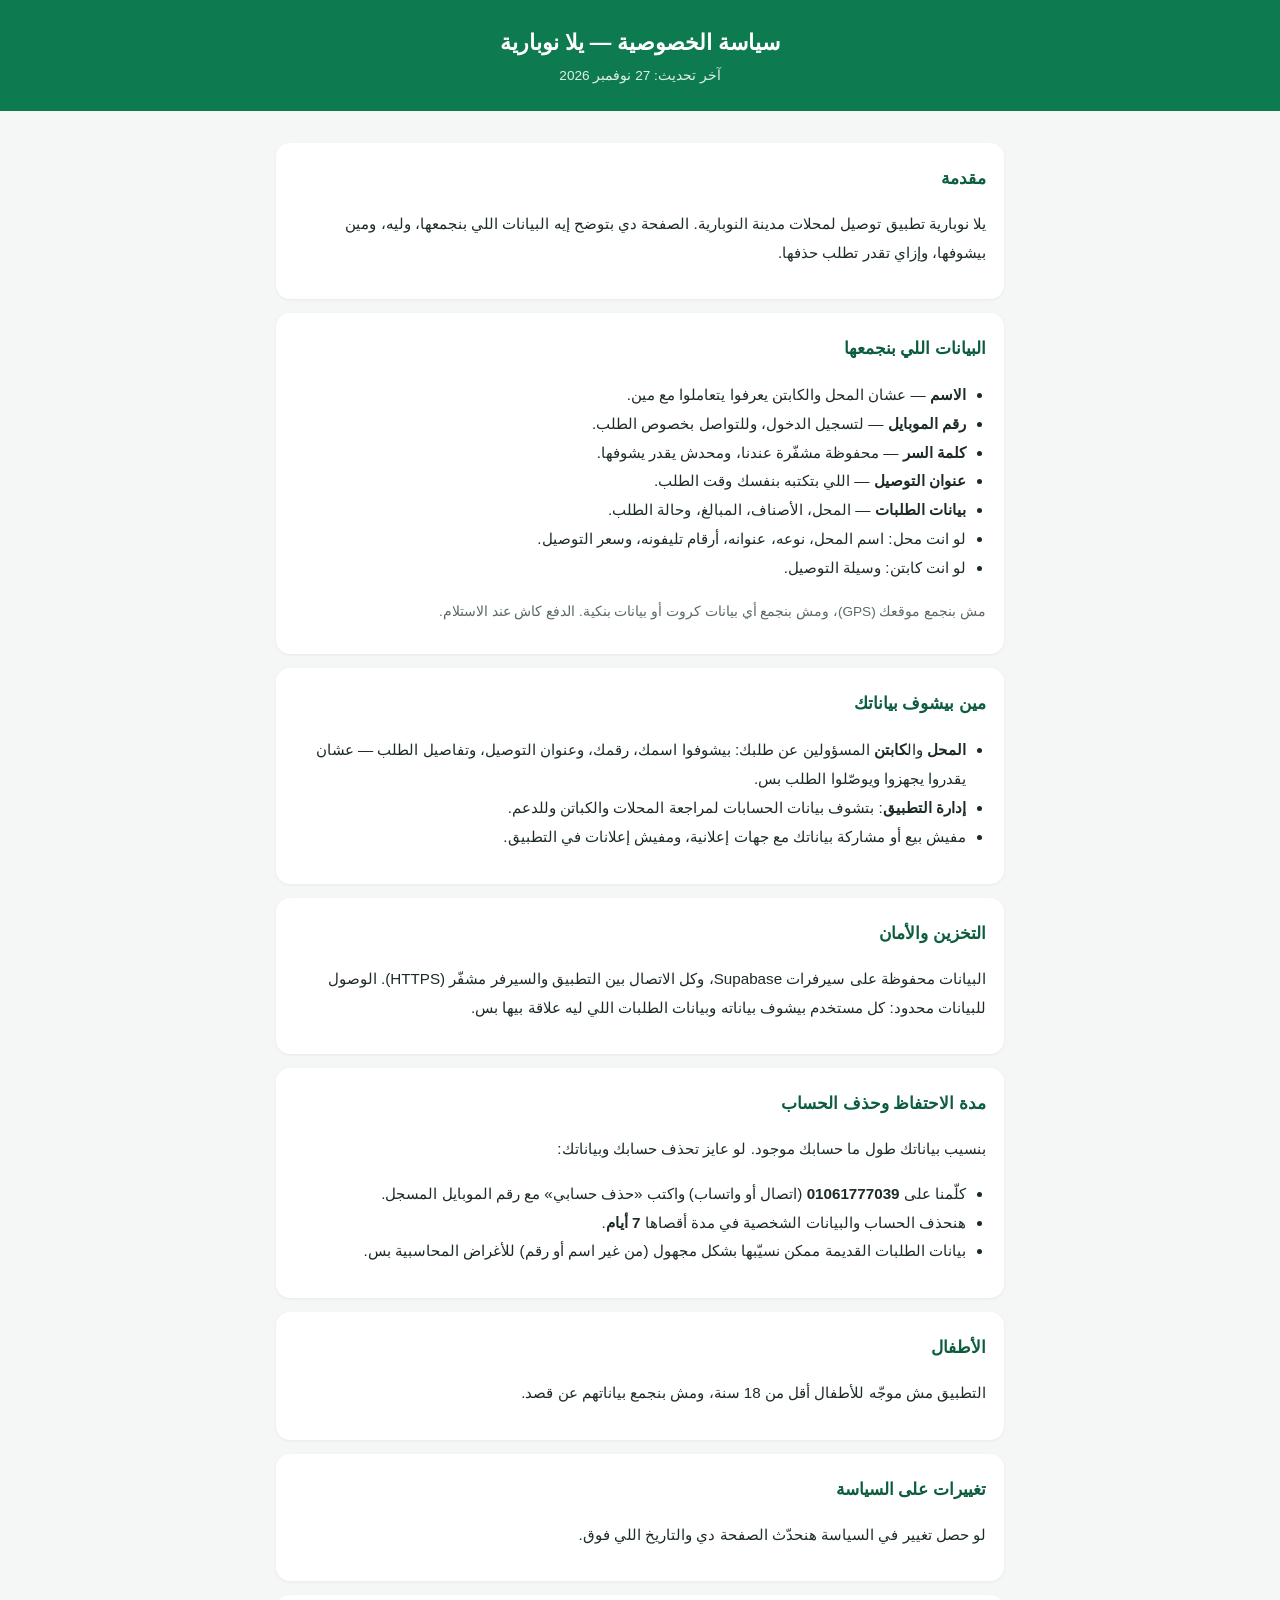
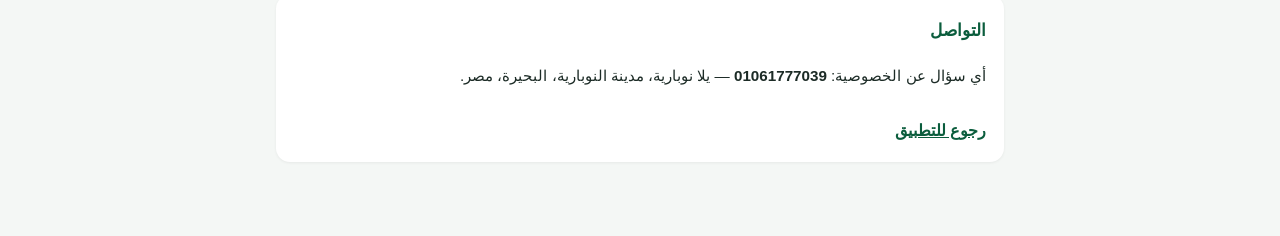
<file: privacy.html>
<!doctype html>
<html lang="ar" dir="rtl">
<head>
<meta charset="utf-8">
<meta name="viewport" content="width=device-width, initial-scale=1">
<title>سياسة الخصوصية - يلا نوبارية</title>
<style>
  :root { --green:#0e7a4f; --dark:#0b5d3d; --muted:#5b6b64; }
  * { box-sizing:border-box; }
  body { margin:0; font-family:"Cairo","Segoe UI",Tahoma,Arial,sans-serif; background:#f4f7f5; color:#1c2b26; line-height:1.9; }
  header { background:var(--green); color:#fff; padding:22px 18px; text-align:center; }
  header h1 { margin:0; font-size:1.35rem; }
  main { max-width:760px; margin:0 auto; padding:18px 16px 60px; }
  .card { background:#fff; border-radius:14px; padding:16px 18px; margin:14px 0; box-shadow:0 1px 3px rgba(0,0,0,.06); }
  h2 { color:var(--dark); font-size:1.05rem; margin:4px 0 8px; }
  p, li { font-size:.95rem; }
  ul { padding-inline-start:20px; }
  .muted { color:var(--muted); font-size:.85rem; }
  a { color:var(--dark); font-weight:700; }
  .back { display:inline-block; margin-top:10px; }
</style>
</head>
<body>
<header><h1>سياسة الخصوصية — يلا نوبارية</h1><div class="muted" style="color:#dff0e7">آخر تحديث: 27 نوفمبر 2026</div></header>
<main>
  <div class="card">
    <h2>مقدمة</h2>
    <p>يلا نوبارية تطبيق توصيل لمحلات مدينة النوبارية. الصفحة دي بتوضح إيه البيانات اللي بنجمعها، وليه، ومين بيشوفها، وإزاي تقدر تطلب حذفها.</p>
  </div>

  <div class="card">
    <h2>البيانات اللي بنجمعها</h2>
    <ul>
      <li><b>الاسم</b> — عشان المحل والكابتن يعرفوا يتعاملوا مع مين.</li>
      <li><b>رقم الموبايل</b> — لتسجيل الدخول، وللتواصل بخصوص الطلب.</li>
      <li><b>كلمة السر</b> — محفوظة مشفّرة عندنا، ومحدش يقدر يشوفها.</li>
      <li><b>عنوان التوصيل</b> — اللي بتكتبه بنفسك وقت الطلب.</li>
      <li><b>بيانات الطلبات</b> — المحل، الأصناف، المبالغ، وحالة الطلب.</li>
      <li>لو انت محل: اسم المحل، نوعه، عنوانه، أرقام تليفونه، وسعر التوصيل.</li>
      <li>لو انت كابتن: وسيلة التوصيل.</li>
    </ul>
    <p class="muted">مش بنجمع موقعك (GPS)، ومش بنجمع أي بيانات كروت أو بيانات بنكية. الدفع كاش عند الاستلام.</p>
  </div>

  <div class="card">
    <h2>مين بيشوف بياناتك</h2>
    <ul>
      <li><b>المحل</b> وال<b>كابتن</b> المسؤولين عن طلبك: بيشوفوا اسمك، رقمك، وعنوان التوصيل، وتفاصيل الطلب — عشان يقدروا يجهزوا ويوصّلوا الطلب بس.</li>
      <li><b>إدارة التطبيق</b>: بتشوف بيانات الحسابات لمراجعة المحلات والكباتن وللدعم.</li>
      <li>مفيش بيع أو مشاركة بياناتك مع جهات إعلانية، ومفيش إعلانات في التطبيق.</li>
    </ul>
  </div>

  <div class="card">
    <h2>التخزين والأمان</h2>
    <p>البيانات محفوظة على سيرفرات Supabase، وكل الاتصال بين التطبيق والسيرفر مشفّر (HTTPS). الوصول للبيانات محدود: كل مستخدم بيشوف بياناته وبيانات الطلبات اللي ليه علاقة بيها بس.</p>
  </div>

  <div class="card">
    <h2>مدة الاحتفاظ وحذف الحساب</h2>
    <p>بنسيب بياناتك طول ما حسابك موجود. لو عايز تحذف حسابك وبياناتك:</p>
    <ul>
      <li>كلّمنا على <b>01061777039</b> (اتصال أو واتساب) واكتب «حذف حسابي» مع رقم الموبايل المسجل.</li>
      <li>هنحذف الحساب والبيانات الشخصية في مدة أقصاها <b>7 أيام</b>.</li>
      <li>بيانات الطلبات القديمة ممكن نسيّبها بشكل مجهول (من غير اسم أو رقم) للأغراض المحاسبية بس.</li>
    </ul>
  </div>

  <div class="card">
    <h2>الأطفال</h2>
    <p>التطبيق مش موجّه للأطفال أقل من 18 سنة، ومش بنجمع بياناتهم عن قصد.</p>
  </div>

  <div class="card">
    <h2>تغييرات على السياسة</h2>
    <p>لو حصل تغيير في السياسة هنحدّث الصفحة دي والتاريخ اللي فوق.</p>
  </div>

  <div class="card">
    <h2>التواصل</h2>
    <p>أي سؤال عن الخصوصية: <b>01061777039</b> — يلا نوبارية، مدينة النوبارية، البحيرة، مصر.</p>
    <a class="back" href="./">رجوع للتطبيق</a>
  </div>
</main>
</body>
</html>
</file>
